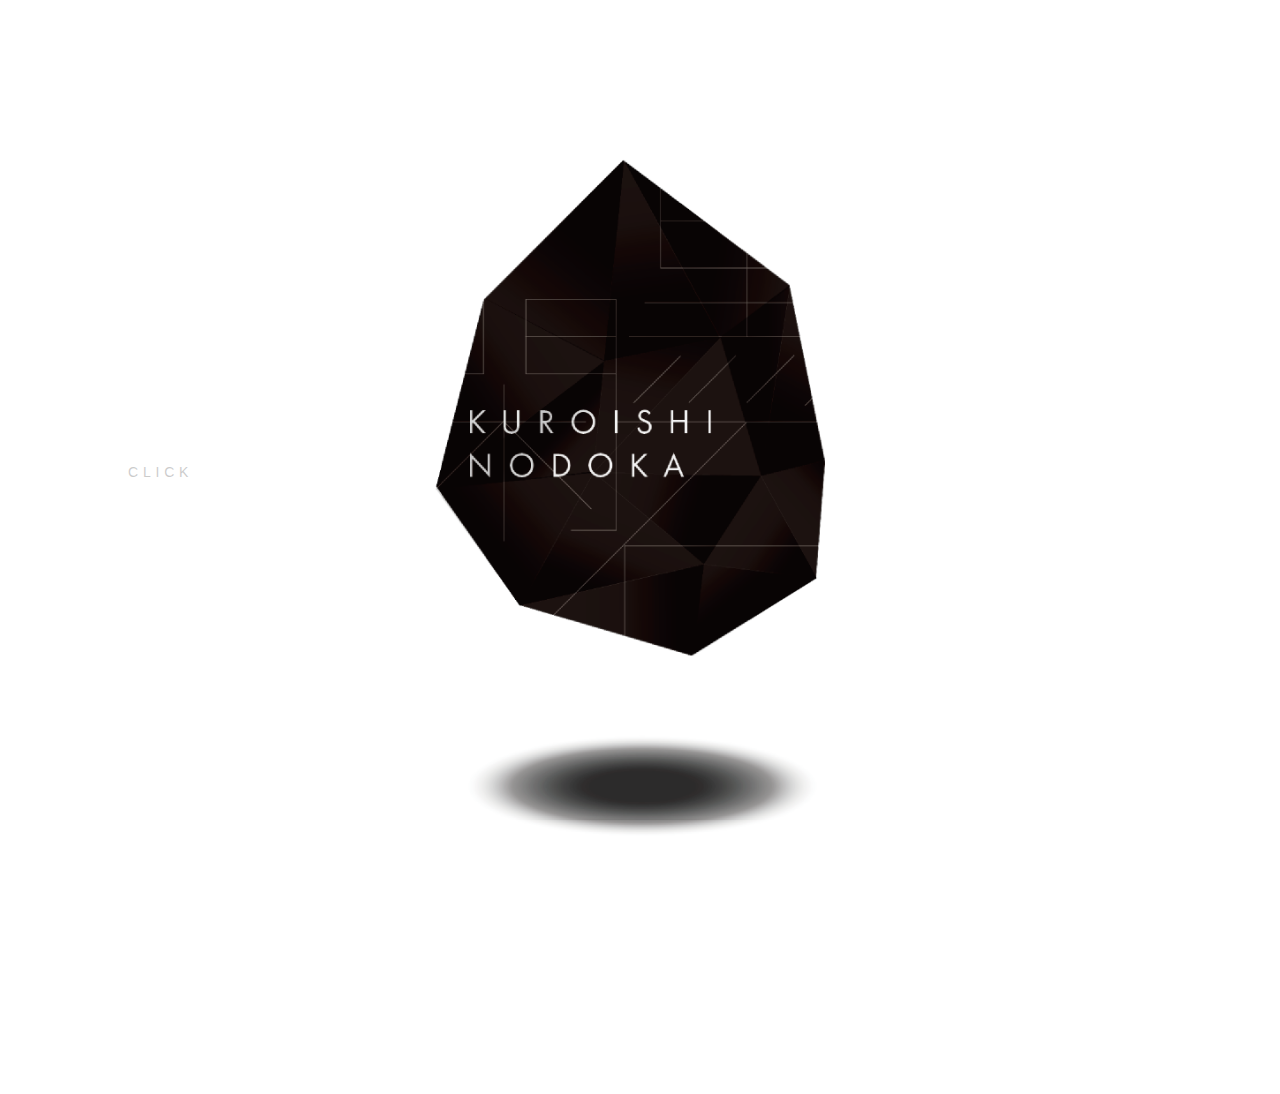
<file: index.html>
<!doctype html>
<html>
<head>
<meta charset="UTF-8">
<title>kuroishi nodokoka</title>
<style type="text/css" media="screen">
@import url(home/import.css);
</style>
<meta name="viewport" content="width=device-width, initial-scale=1.0">
</head>

<body>

	
	
	<div>
     <a href="home-moon.html" >
      <img src="stone.png" class="index">
     </a>
		
	<h3 class="enter">CLICK</h3>
	</div>
	
	
	</body>
</file>
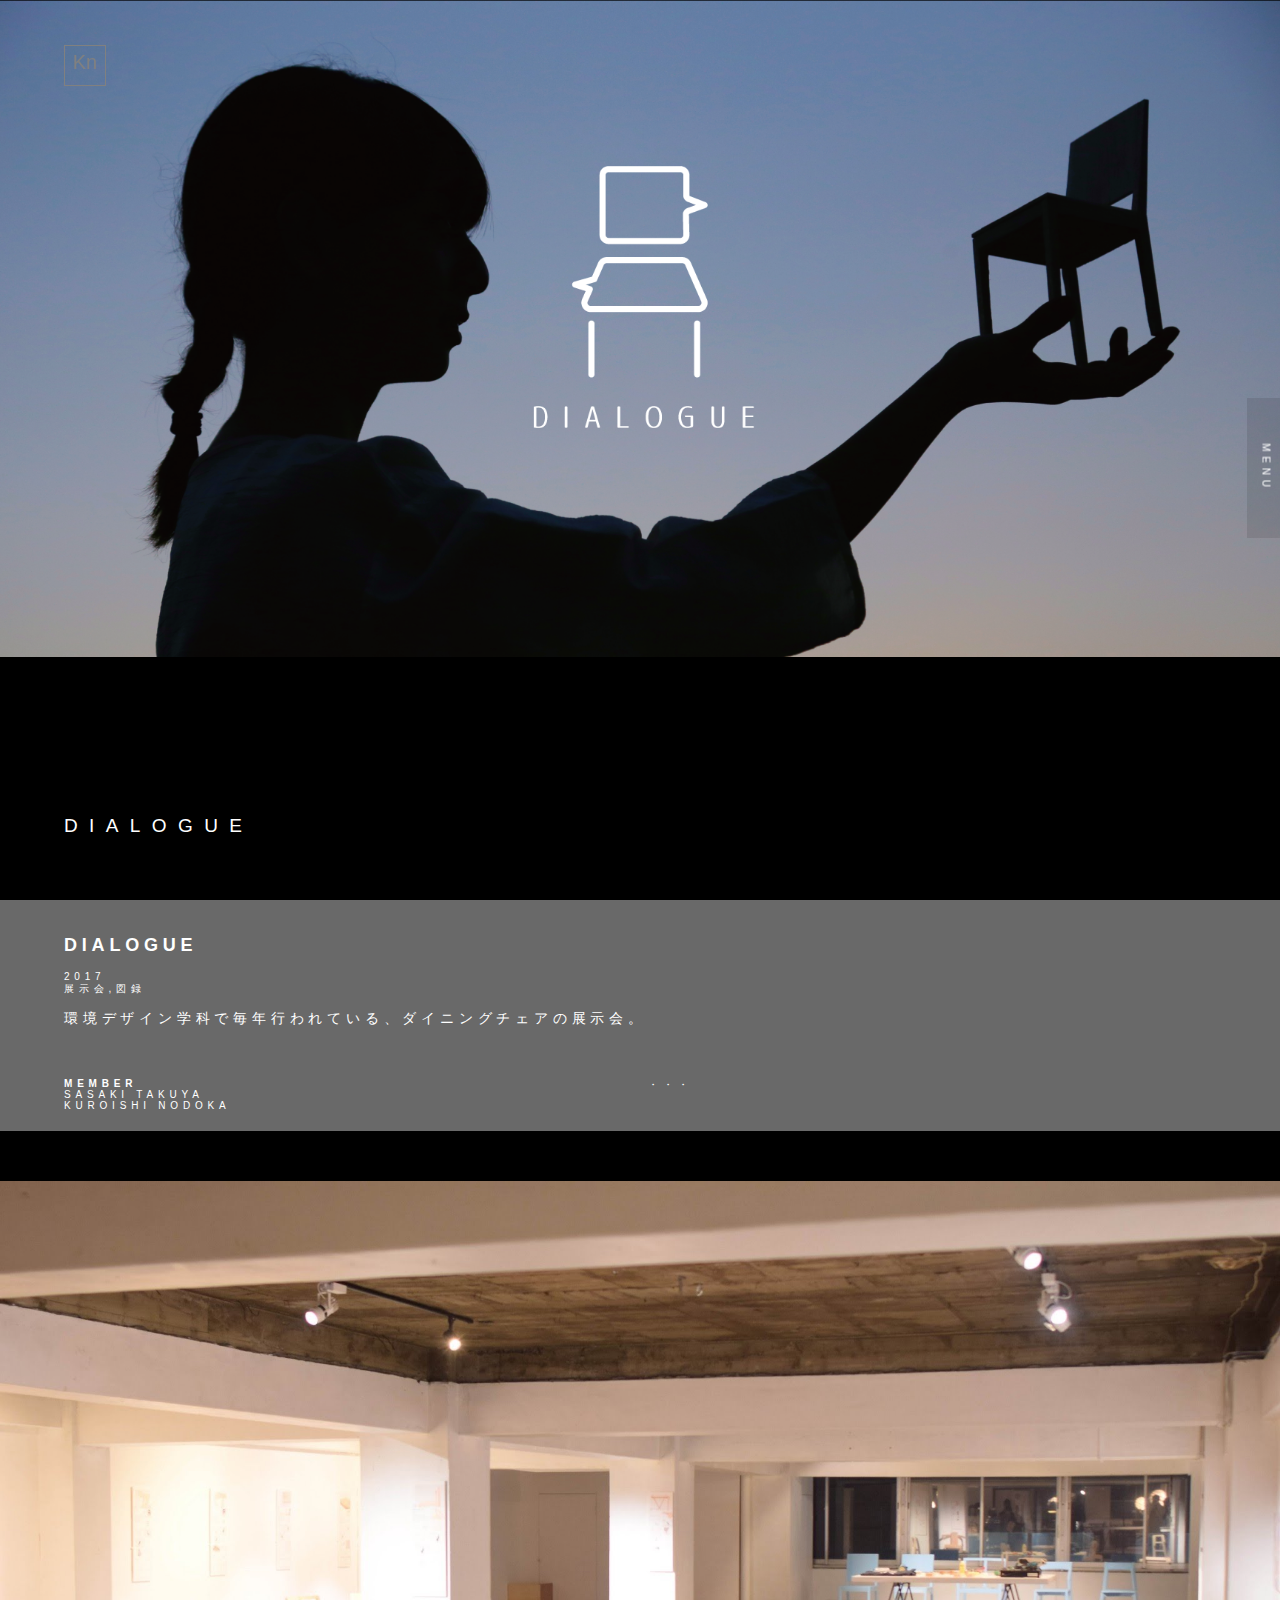
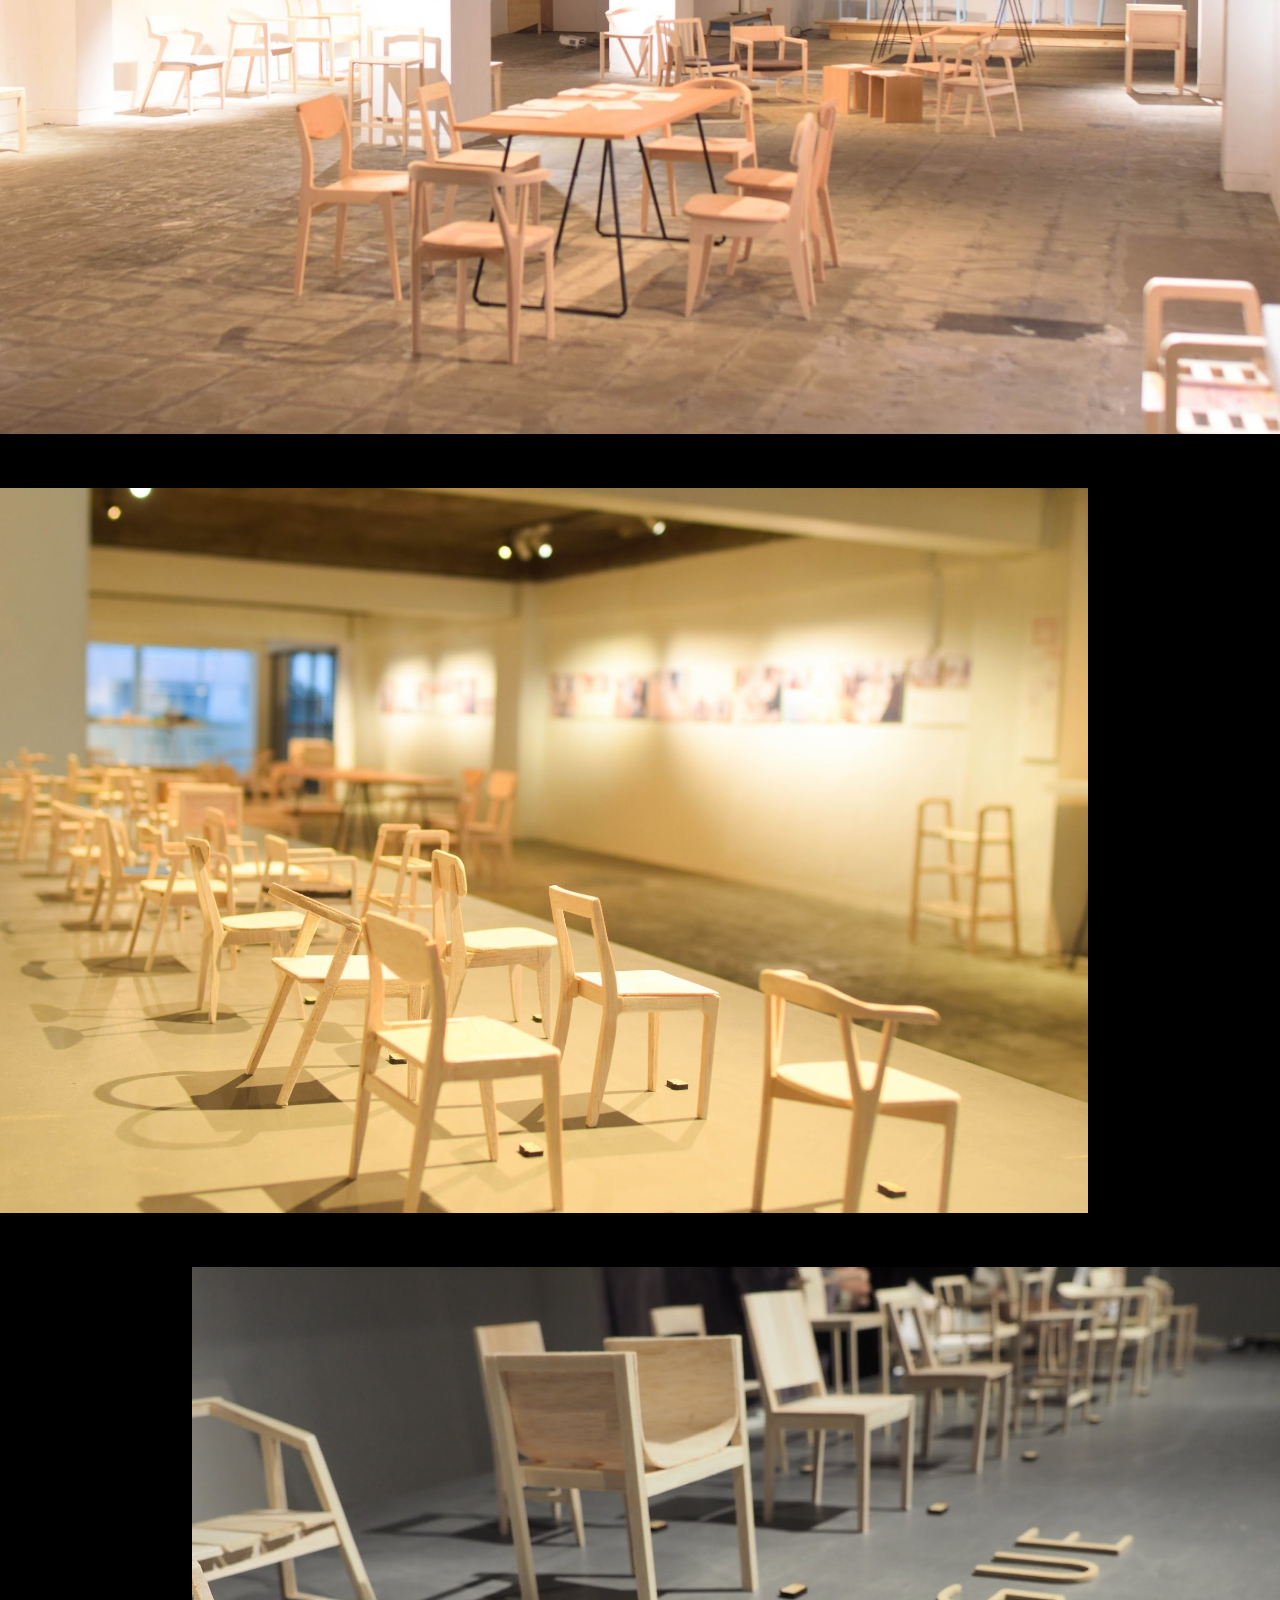
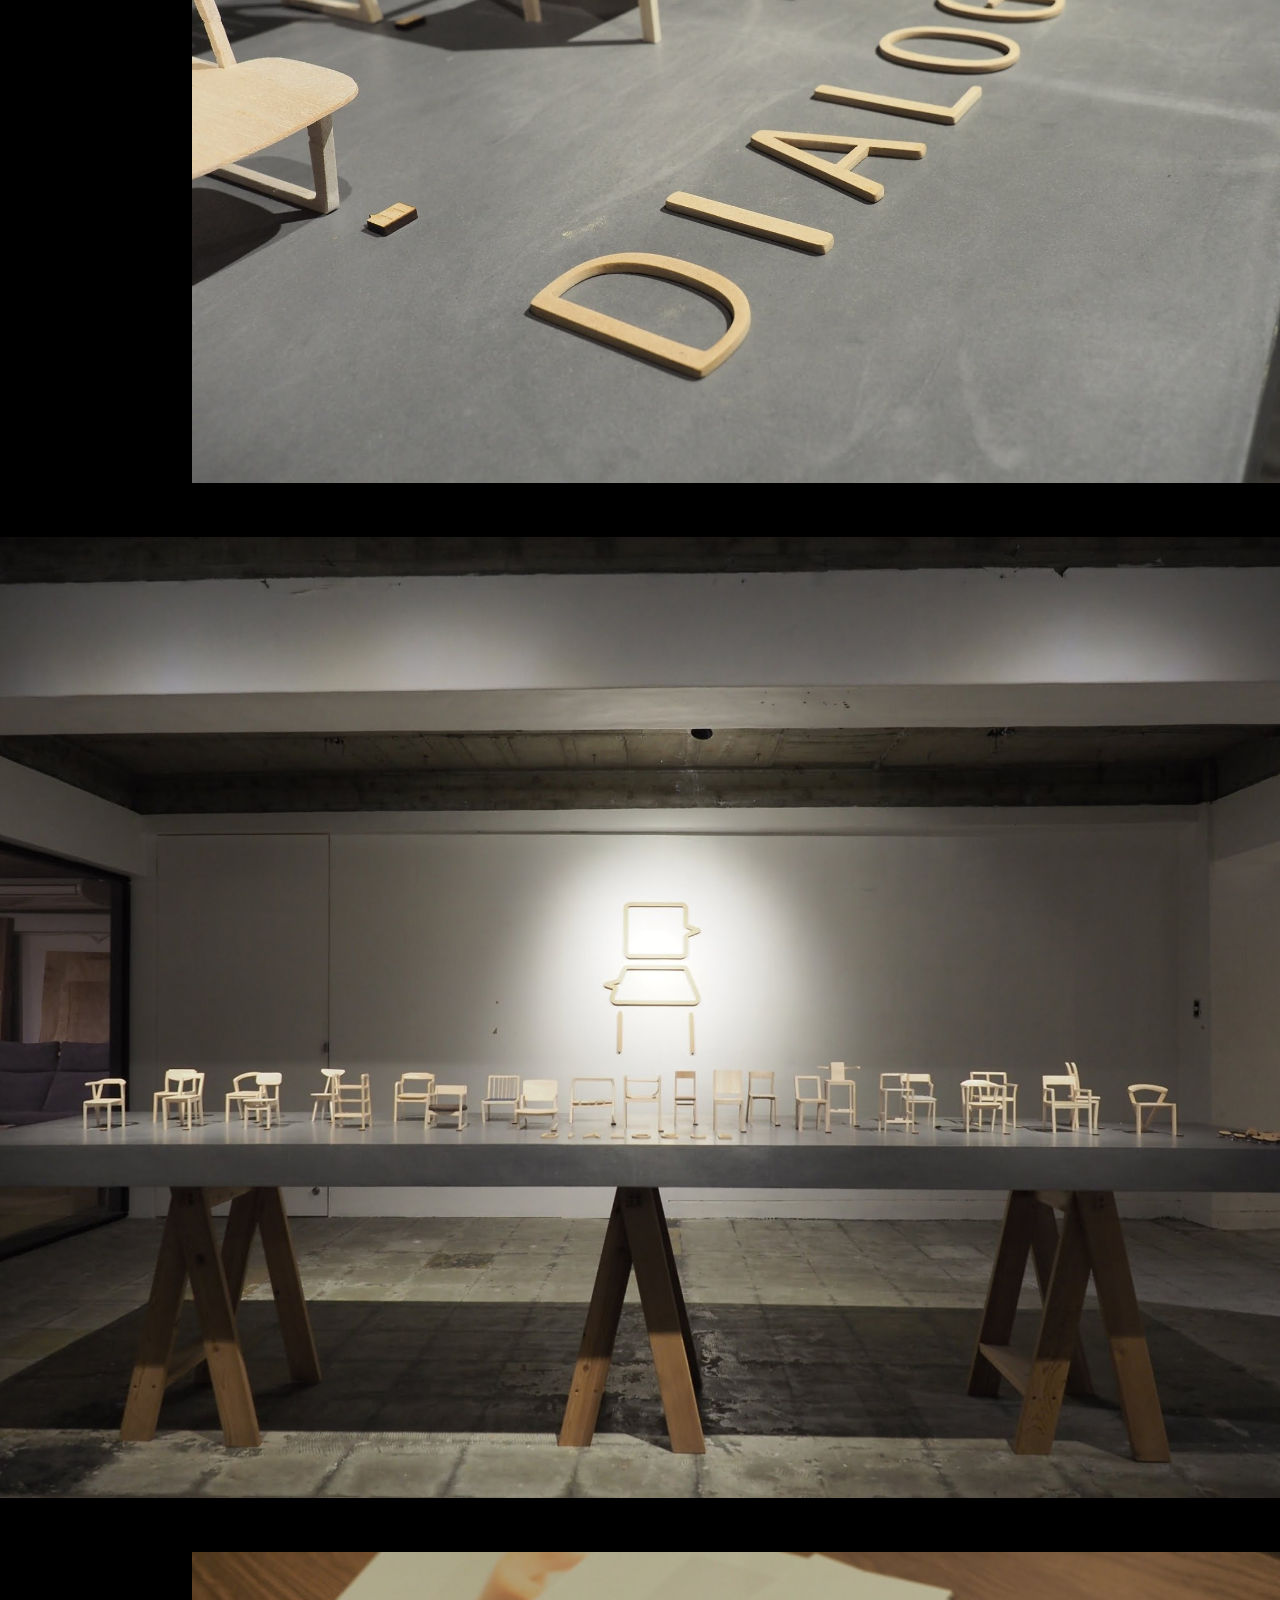
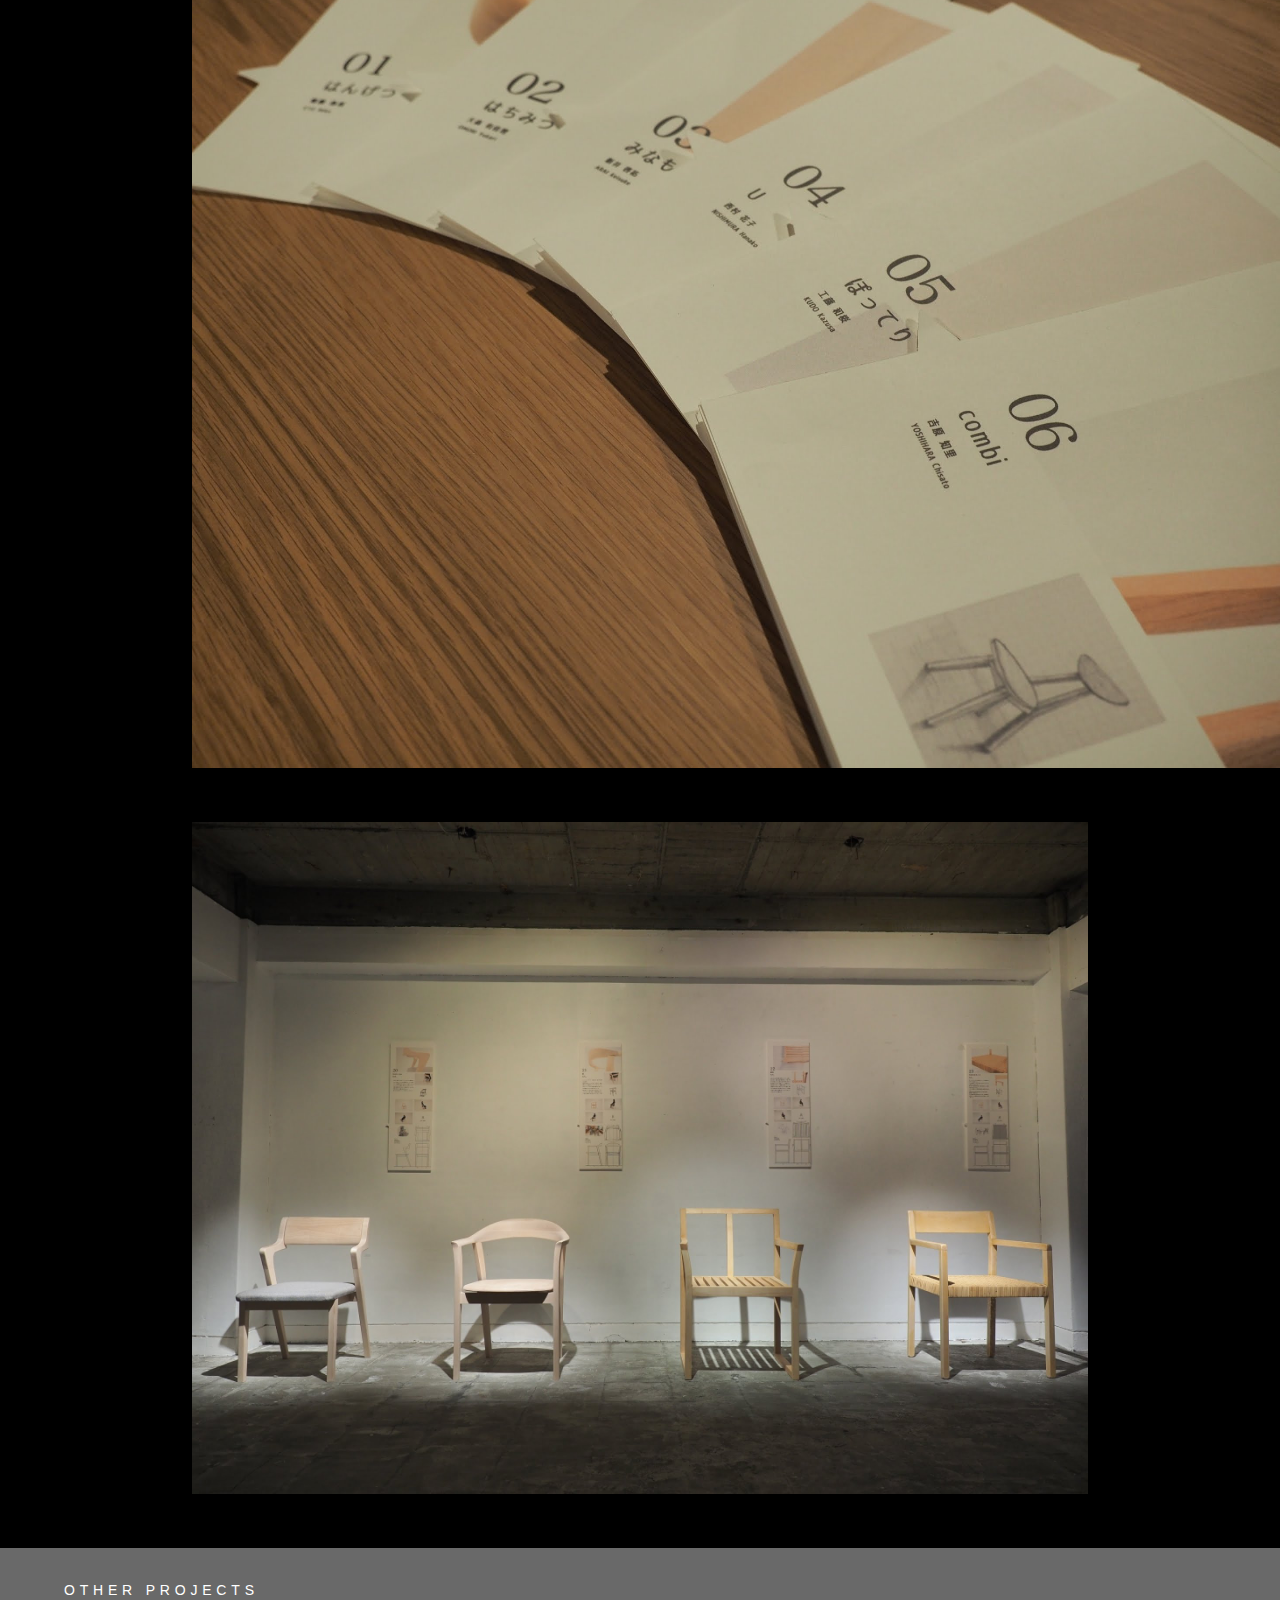
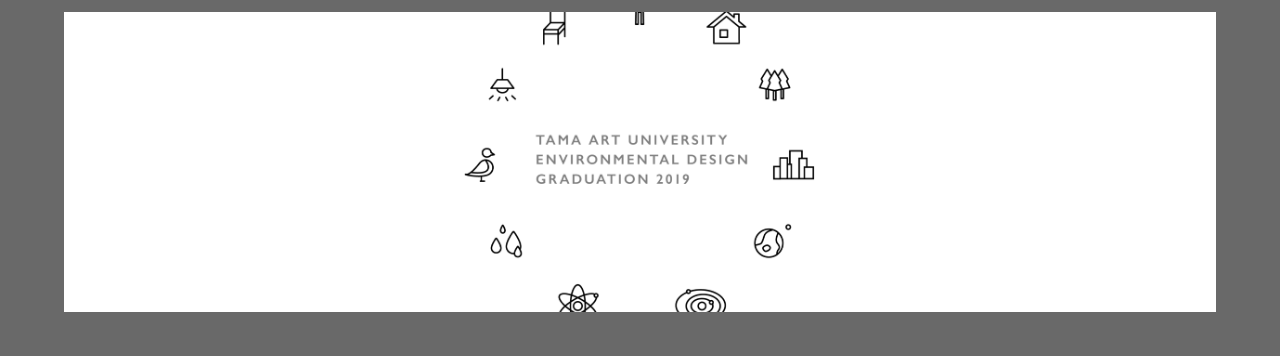
<file: dialogue.html>
<!doctype html>
<html>
<head>
<meta charset="UTF-8">
<title>dialogue</title>
<style type="text/css" media="screen">
@import url(home/import.css);
</style>
<meta name="viewport" content="width=device-width, initial-scale=1.0">
</head>

<body>
    
    
    <div class="defo">
     <a class="home-logo" href="home-dialogue.html">Kn</a>
        
    <div id="nav-drawer">
      <input id="nav-input" type="checkbox" class="nav-unshown">
      <label id="nav-open" for="nav-input"><span>MENU</span></label>
      <label class="nav-unshown" id="nav-close" for="nav-input"></label>
         <div id="nav-content">
			 
			 <div class="in-menu">
			 <a href="home-moon.html">HOME</a><br>
			 <a href="works.html">ALL PROJECT</a><br><br>
			 <a href="moon.html">ZEN GARDEN ON THE MOON</a><br>
			 <a href="graduation.html">GRADUATION2019</a><br>
			 <a href="kenkho-ji.html">KENKHO-JI</a><br> 
			 <a href="dialogue.html">DIALOGUE</a><br>
			 <a href="shibuya-w.html">SHIBUYA W</a><br>
		     <a href="cave.html">IN THE CAVE</a><br>
			 <a href="unions.html">UNIONS</a><br>
			 <a href="earth.html">EARTH & LAB</a><br>
			 </div>
		 </div>
    </div>
    
    </div>
    
    <div class="front">
     <img src="dialogue/dining-main.png" class="top">
    
     <div class="title">
        <h1>
        <br>
        <br>
        <br>
        DIALOGUE
        </h1>
     </div>
    </div>
     
    <div class="about">
     
     <h2>DIALOGUE</h2>
     <p>2017</p>
     <p>展示会,図録</p>
     <p></p>
        
     <h3>環境デザイン学科で毎年行われている、ダイニングチェアの展示会。</h3>
     
     <div class="member">
        <p><strong>MEMBER</strong></p>
        <p>
        SASAKI TAKUYA<br>
        KUROISHI NODOKA<br>
        ・・・
         
         
         
         </p>
        
     </div>
    </div>
     
     
<div class="contents">
    
    <img src="dialogue/photo2.jpg" class="">
    <img src="dialogue/photo1.jpg" class="xxxxx">
    <img src="dialogue/photo3.jpg" class="x">
    <img src="dialogue/photo4.jpg" class="">
    <img src="dialogue/photo5.jpg" class="x">
    <img src="dialogue/photo6.jpg" class="xxx">
    
    
    
</div>
    
    <div class="other-works">
    <h3>OTHER PROJECTS</h3>
    <a href="graduation.html"><img src="graduation/logo.png" class="other-img"></a>
    </div>
    
    
    
</body>
</html>
</file>
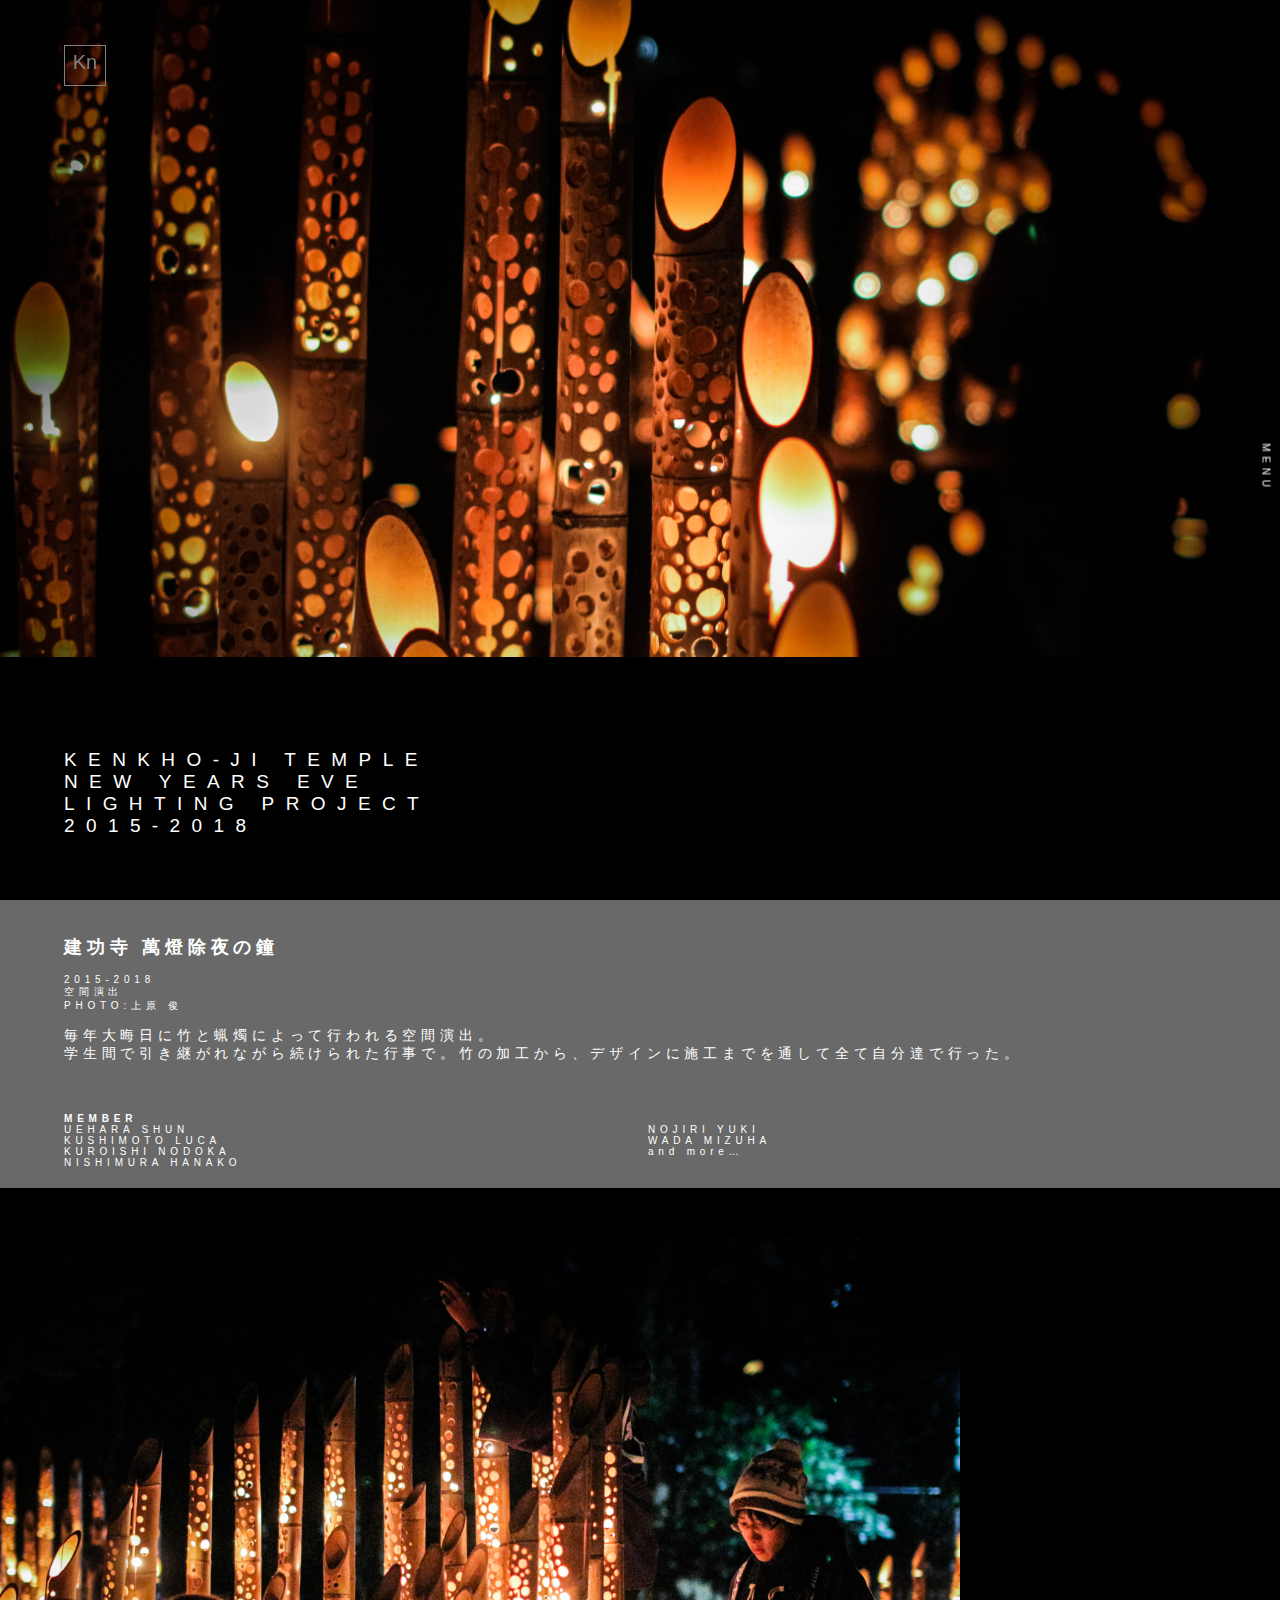
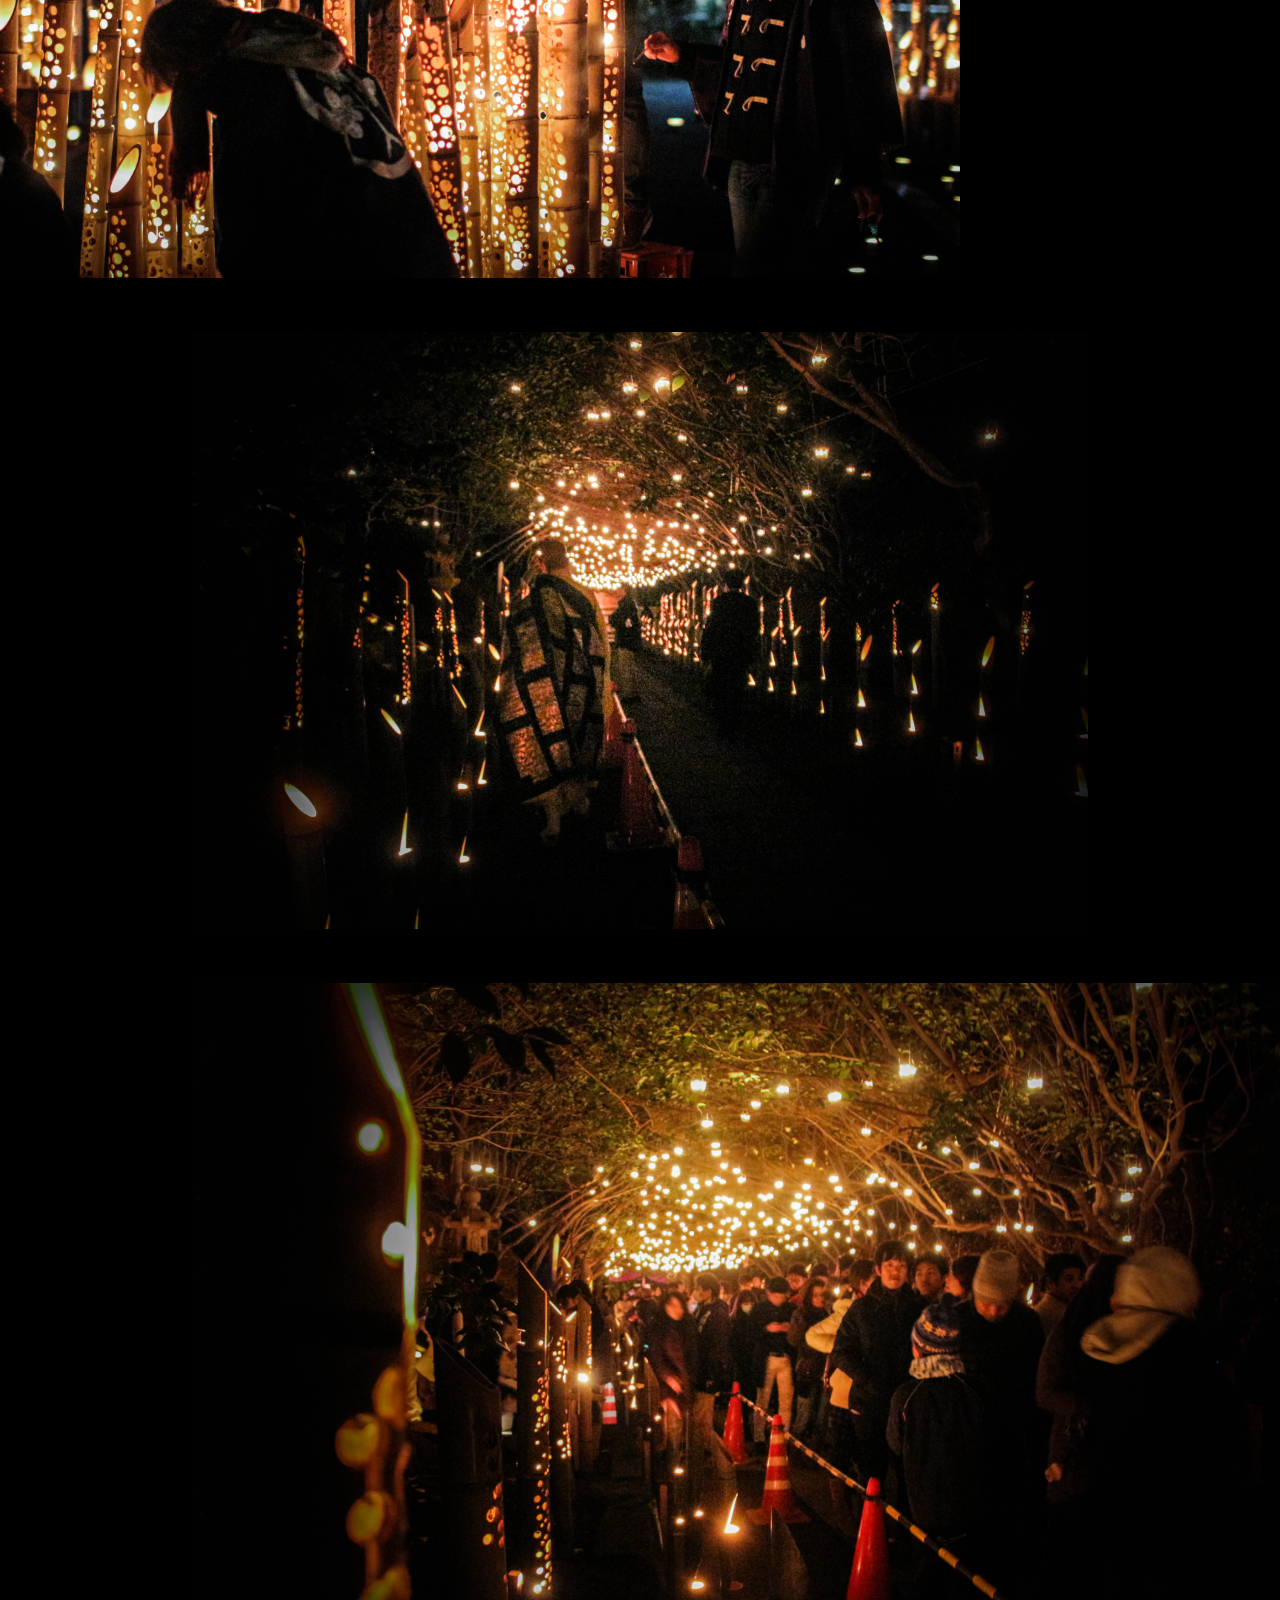
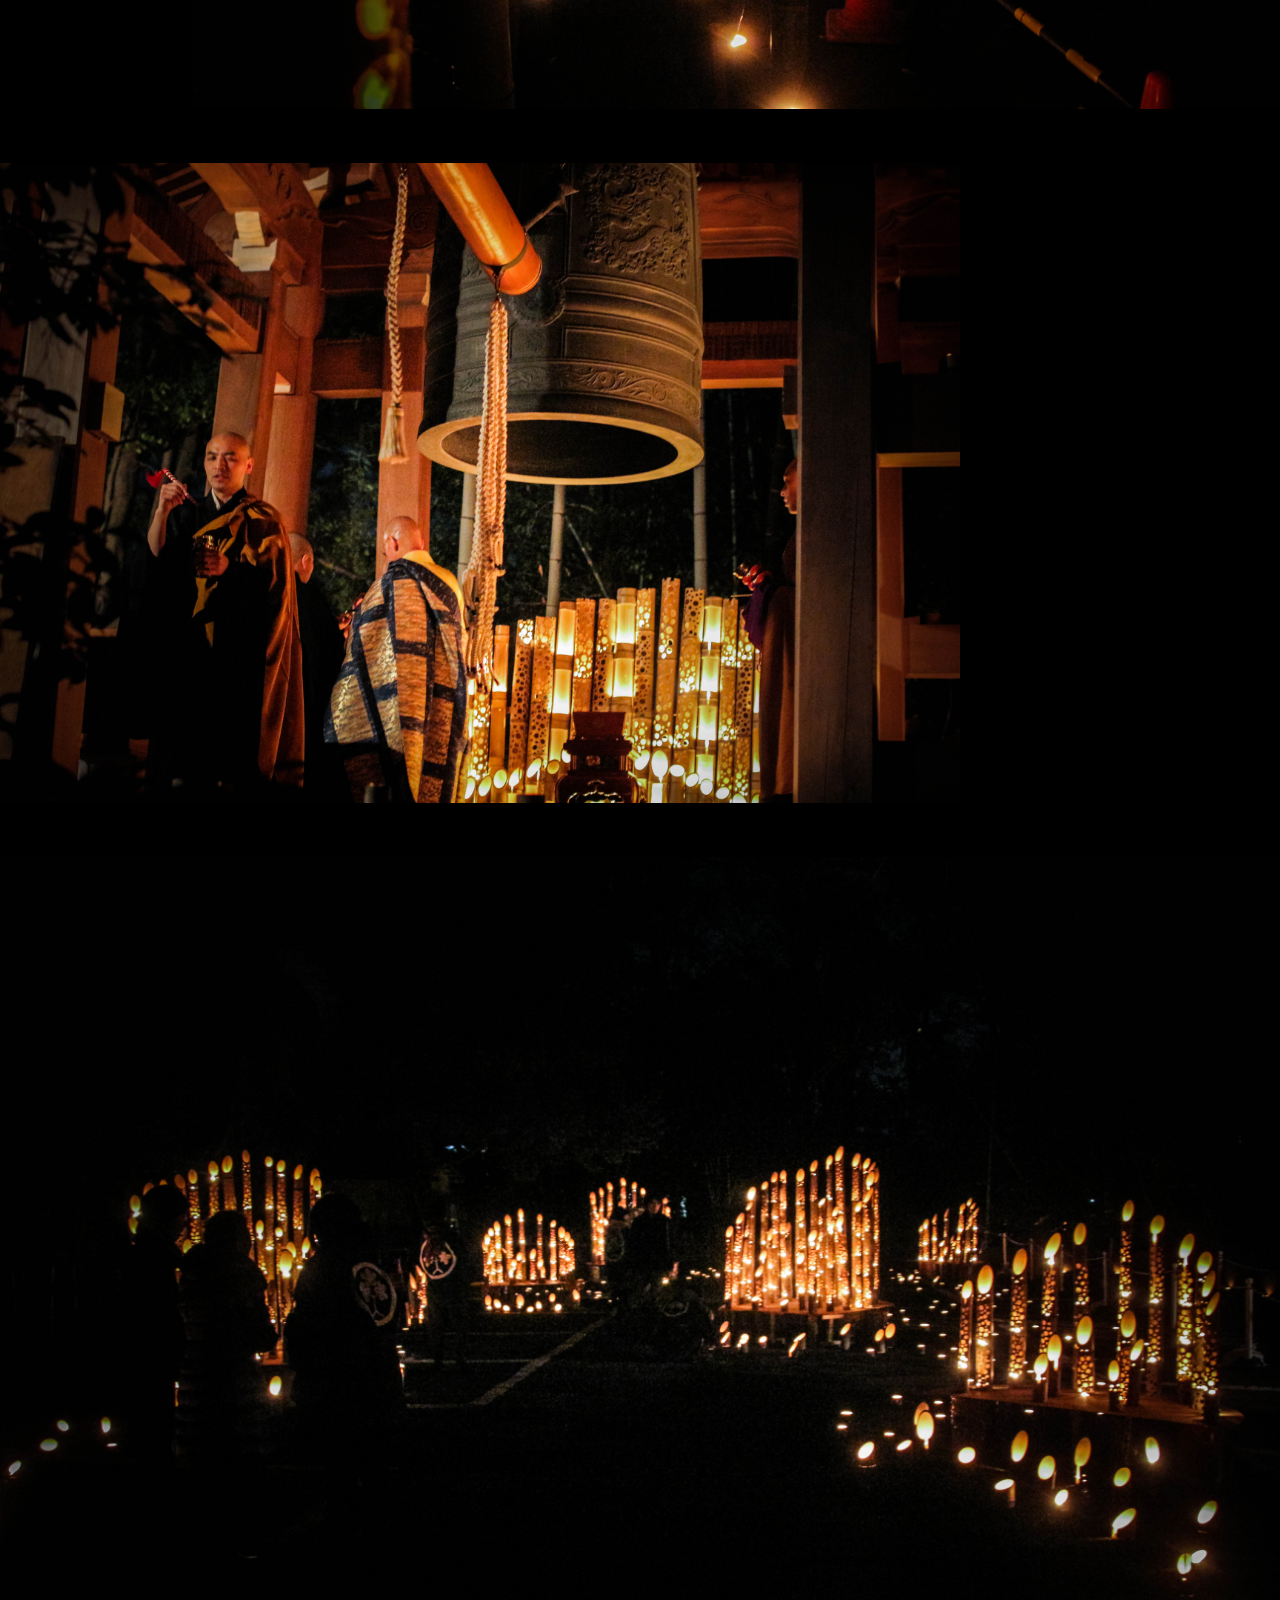
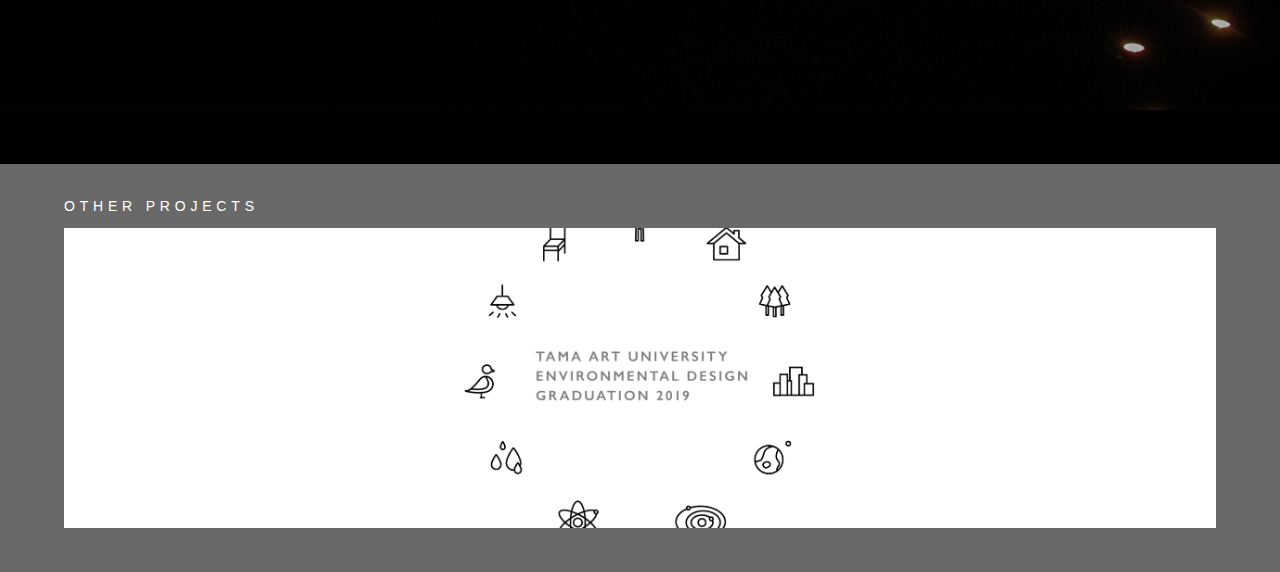
<file: kenkho-ji.html>
<!doctype html>
<html>
<head>
<meta charset="UTF-8">
<title>kenkho-ji</title>
    
<style type="text/css" media="screen">
@import url(home/import.css);
</style>
    
<meta name="viewport" content="width=device-width, initial-scale=1.0">
    
</head>

<body>
    
    
    <div class="defo">
     <a class="home-logo" href="home-kenkhoji.html">Kn</a>
        
    <div id="nav-drawer">
      <input id="nav-input" type="checkbox" class="nav-unshown">
      <label id="nav-open" for="nav-input"><span>MENU</span></label>
		
      <label class="nav-unshown" id="nav-close" for="nav-input"></label>
         <div id="nav-content">
			 
			 <div class="in-menu">
		     
			 <a href="home-moon.html">HOME</a><br>
			 <a href="works.html">ALL PROJECT</a><br><br>
			 <a href="moon.html">ZEN GARDEN ON THE MOON</a><br>
			 <a href="graduation.html">GRADUATION2019</a><br>
			 <a href="kenkho-ji.html">KENKHO-JI</a><br> 
			 <a href="dialogue.html">DIALOGUE</a><br>
			 <a href="shibuya-w.html">SHIBUYA W</a><br>
		     <a href="cave.html">IN THE CAVE</a><br>
			 <a href="unions.html">UNIONS</a><br>
			 <a href="earth.html">EARTH & LAB</a><br>
			 </div>
		 </div>
    </div>
    
    </div>
    
    <div class="front">
     <img src="kenkho-ji/IMG_9687.jpg" class="top">
    

     <div class="title">
        <h1>
        KENKHO-JI TEMPLE<br>
        NEW YEARS EVE<br>
        LIGHTING PROJECT<br>
        2015-2018
        </h1>
     </div>
    </div>
     
    <div class="about">
     
     <h2>建功寺 萬燈除夜の鐘</h2>
     <p>2015-2018</p>
     <p>空間演出</p>
     <p>PHOTO:上原 俊</p>
        
     <h3>毎年大晦日に竹と蝋燭によって行われる空間演出。<br>学生間で引き継がれながら続けられた行事で。竹の加工から、デザインに施工までを通して全て自分達で行った。</h3>
     
     <div class="member">
        <p><strong>MEMBER</strong></p>
        <p>
        UEHARA SHUN<br>
        KUSHIMOTO LUCA<br>
        KUROISHI NODOKA<br>
        NISHIMURA HANAKO<br>
        <br>
        NOJIRI YUKI<br>
        WADA MIZUHA<br>
        and more…<br>
        </p>
        
     </div>
    </div>
     
     
<div class="contents"> 
    
    <img src="kenkho-ji/IMG_9446.jpg" class="xxxx">
    <img src="kenkho-ji/IMG_9486.jpg" class="xxx">
    <img src="kenkho-ji/IMG_9725.jpg" class="x">
    <img src="kenkho-ji/IMG_9526.jpg" class="xxxx">
    <img src="kenkho-ji/IMG_9465.jpg" class="">
    
</div>
    
    <div class="other-works">
     <h3>OTHER PROJECTS</h3>
     <a href="graduation.html"><img src="graduation/logo.png" class="other-img"></a>
    </div>
    
    
</body>
</html>
</file>
